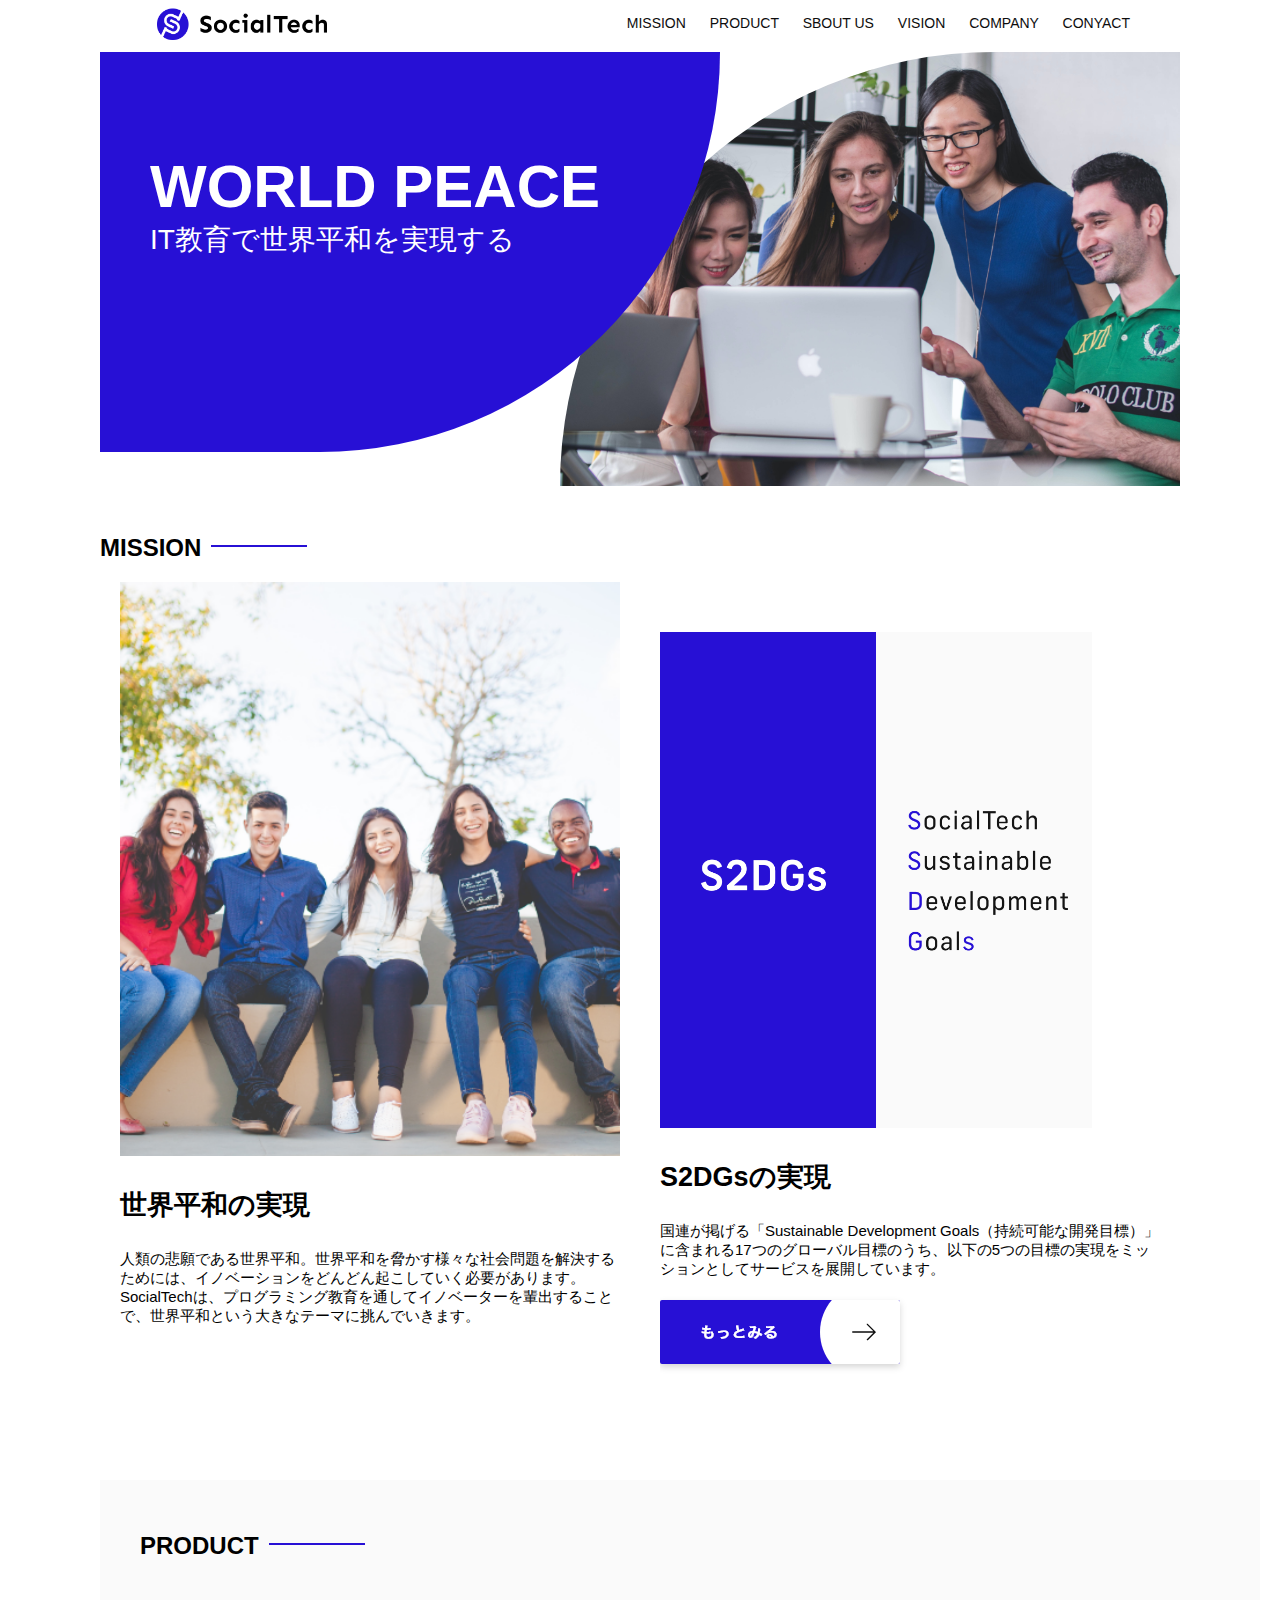
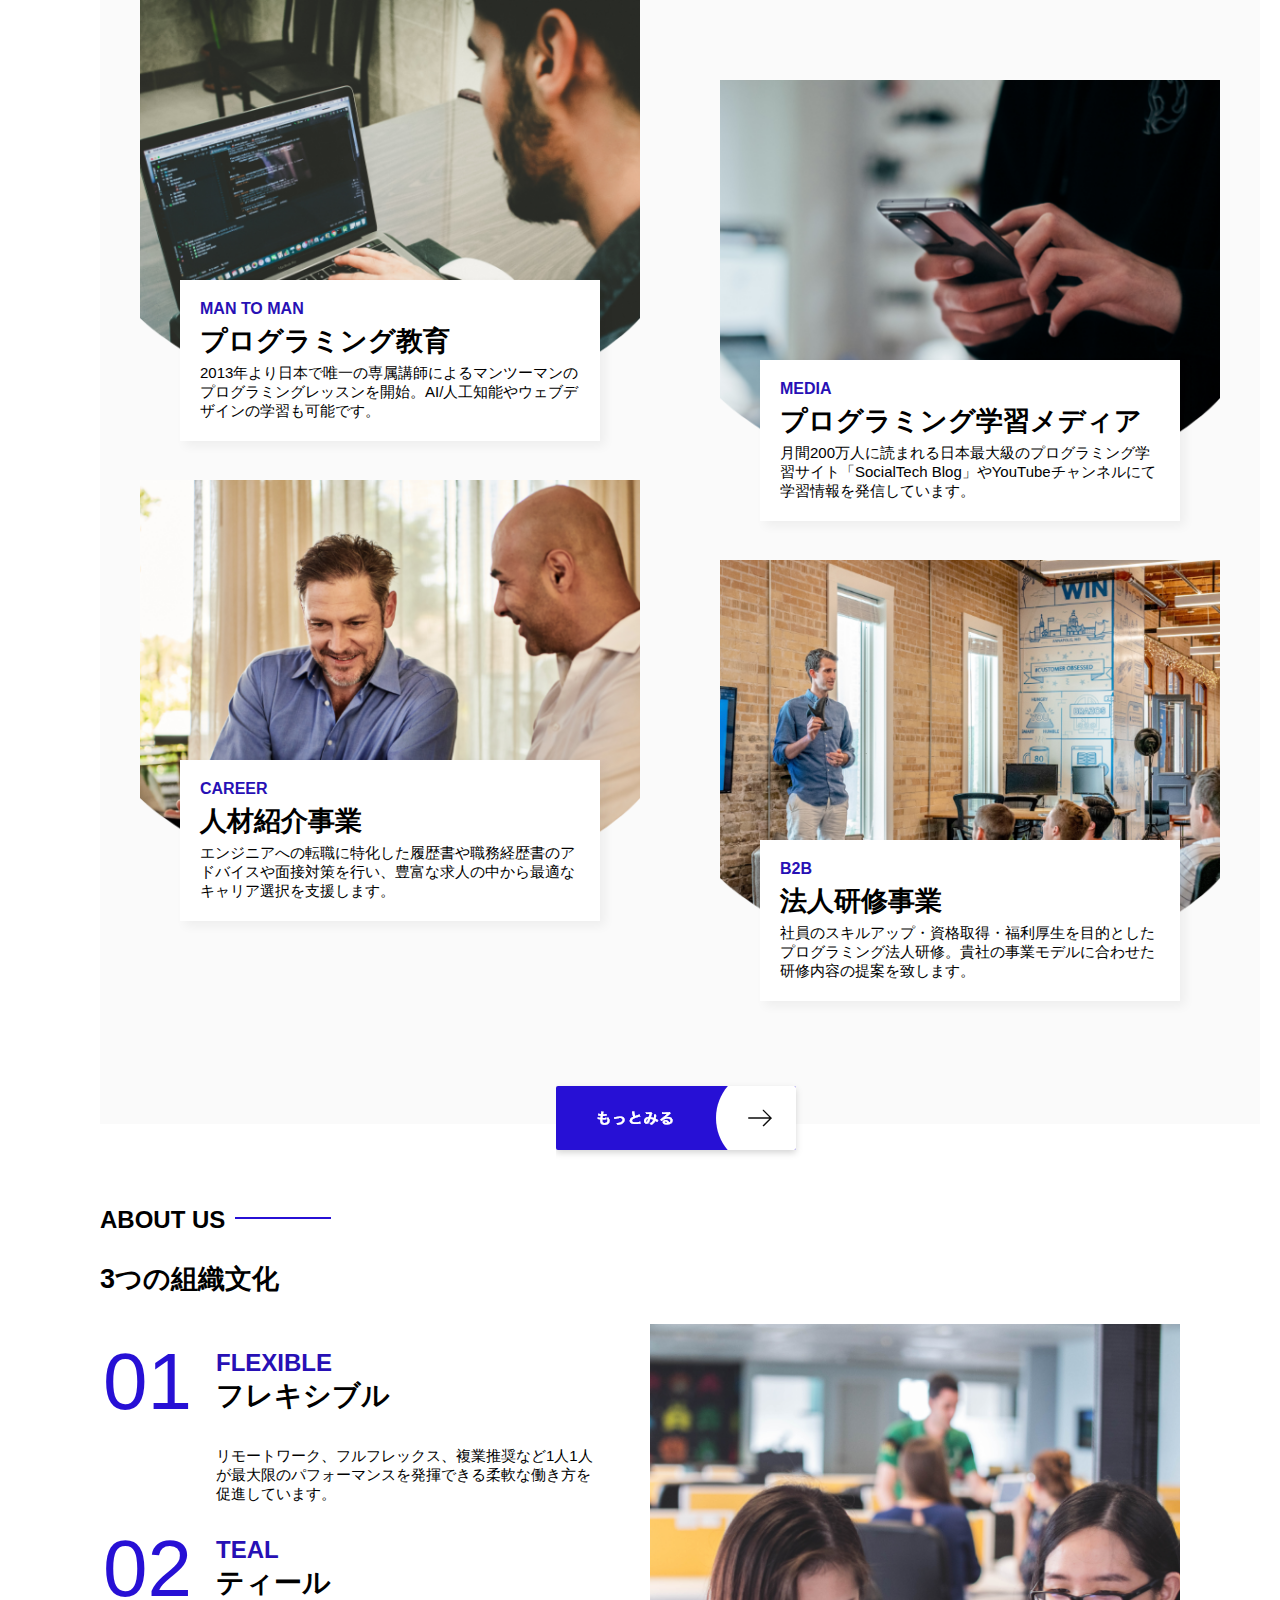
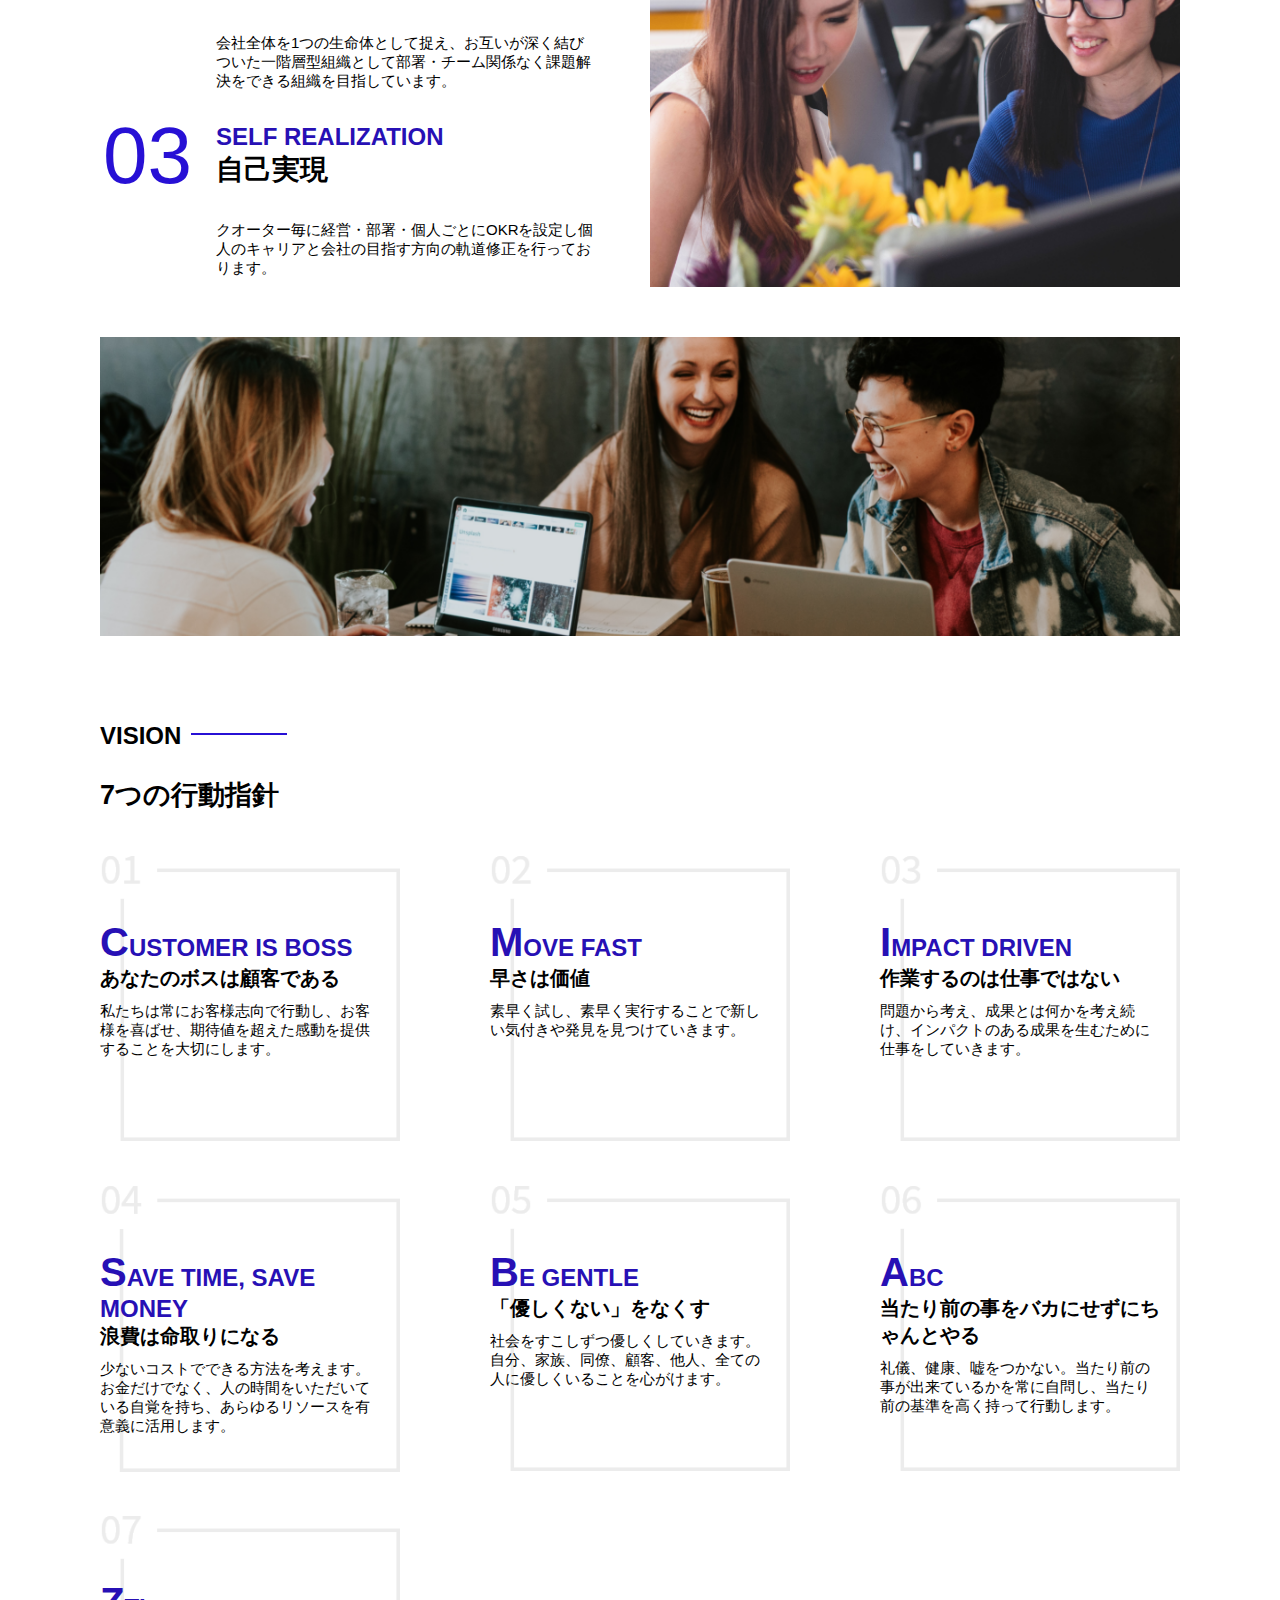
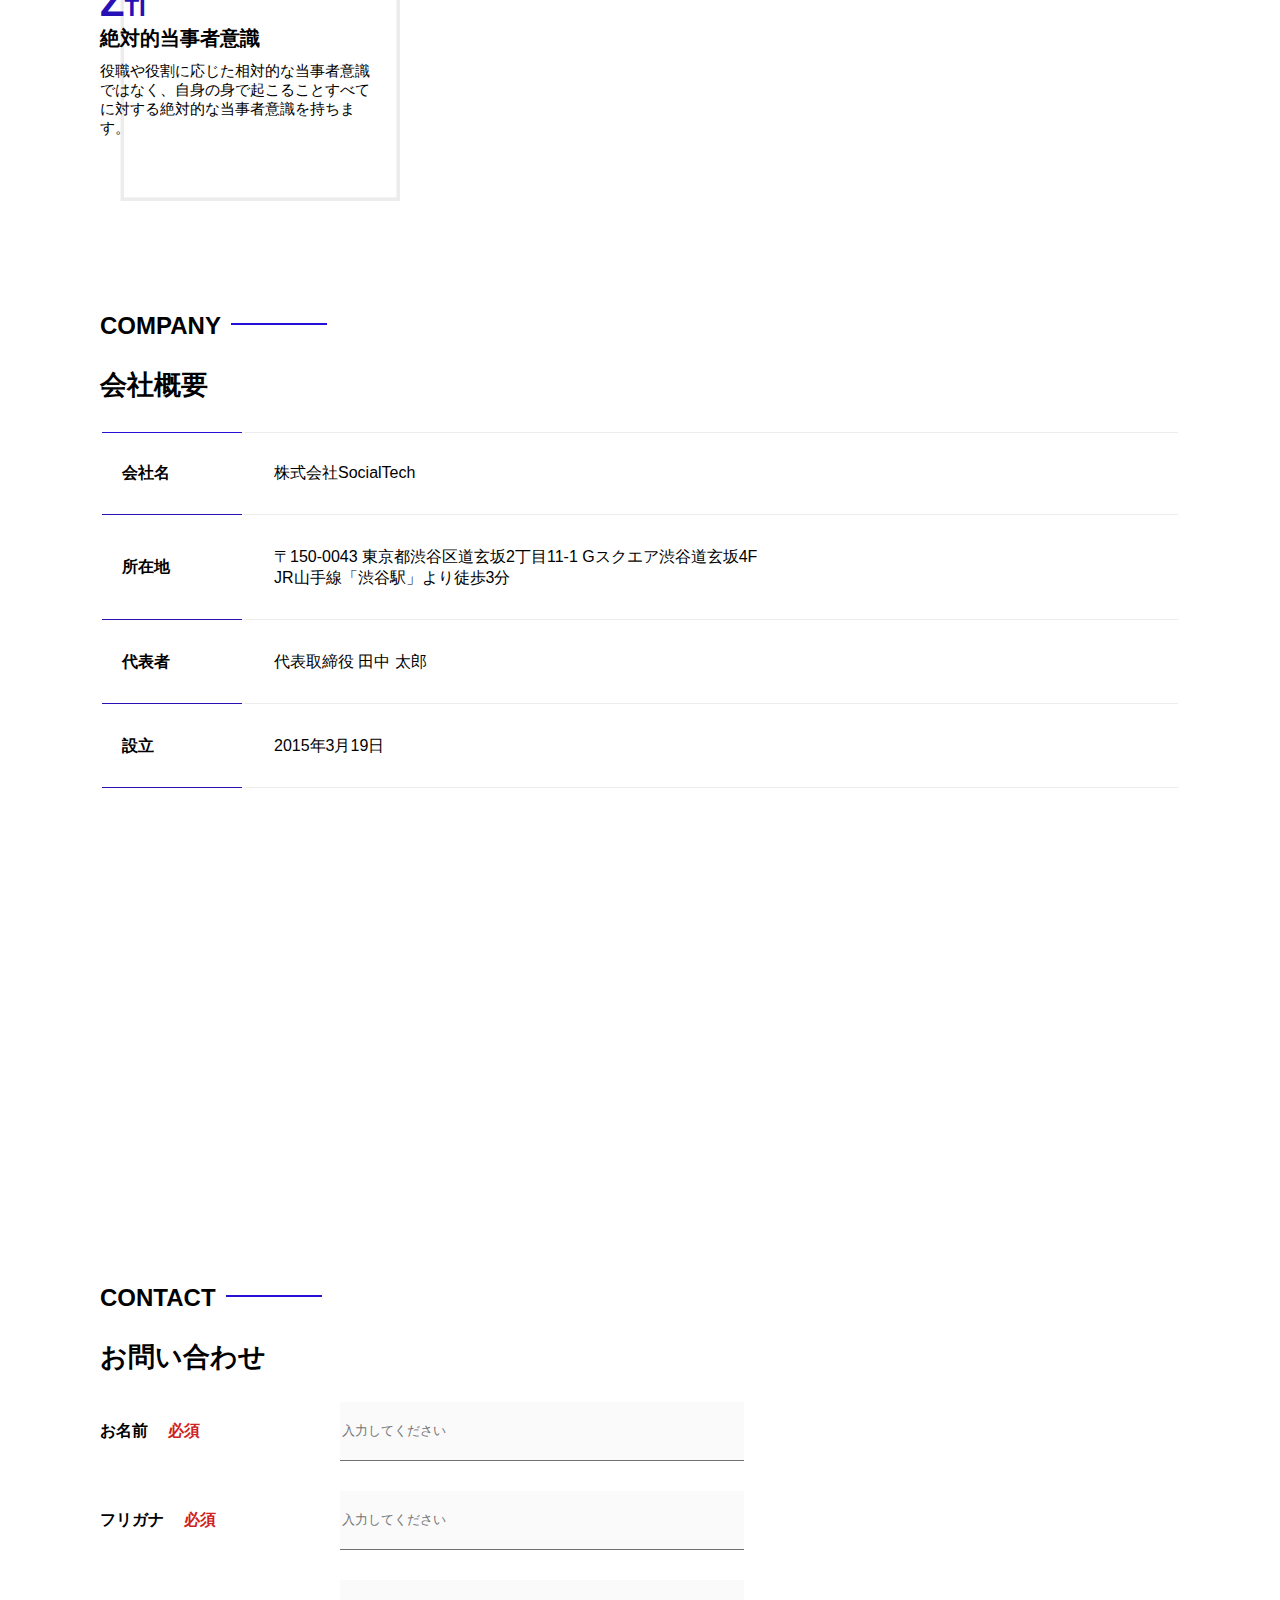
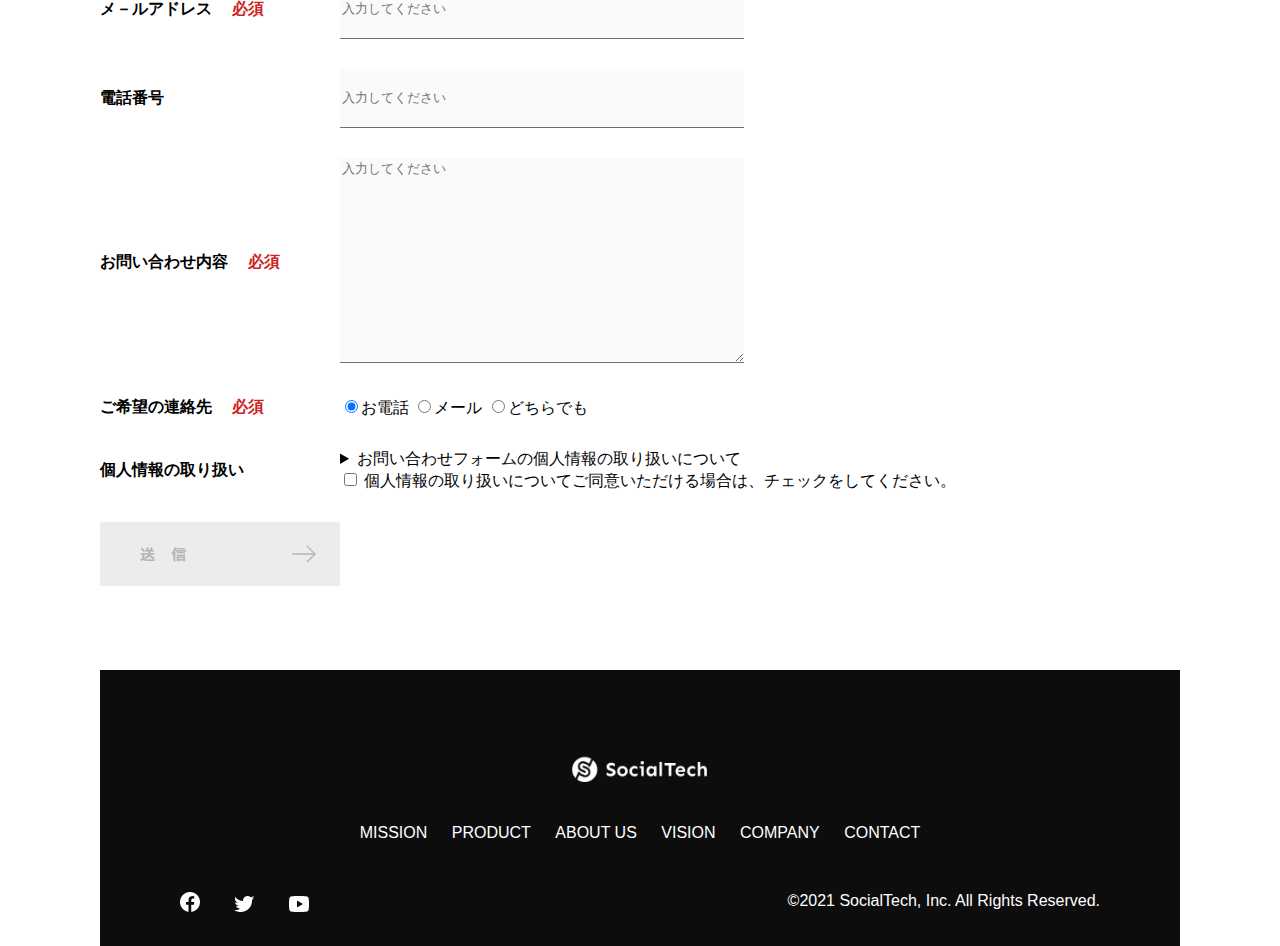
<file: index.html>
<!DOCTYPE html>
<html>
    <head>
        <title>SocialTech</title>
        <meta charset="utf-8">
        <meta description="SocialTechEdTech業界のリーディングカンパニーを目指します。">
        <meta name="viewport" content="width=device-width, initial-scale=1.0">
        <link rel="stylesheet" href="style.css">
    </head>
    <body>
        <header>
            <a href="index.html" id="logo">
                <img src="images/logo.png" alt="トップページに戻る">
            </a>
            <!-- PC用ナビゲーション -->
            <nav id="nav-pc">
                <a href="mission.html">MISSION</a>
                <a href="product.html">PRODUCT</a>
                <a href="index.html#aboutus">SBOUT US</a>
                <a href="index.html#vision">VISION</a>
                <a href="index.html#company">COMPANY</a>
                <a href="index.html#contact">CONYACT</a>
            </nav>
            <!-- スマホ用メニューボタン -->
            <img id="menu-sp" src="images/button-menu.png" alt="ナビゲーションを開く" onclick="document.getElementById('nav-sp').style.display = 'block'">
            <!-- スマホ用ナビゲーション -->
            <nav id="nav-sp">
                <img id="close" src="images/button-close.png" alt="ナビゲーションを閉じる" onclick="document.getElementById('nav-sp').style.display = 'none'">
                <a id="logo-sp" href="index.html" onclick="document.getElementById('nav-sp').style.display = 'none'"><img
                    src="images/logo-sp.png" alt="トップページに戻る"></a>
                <a class="menu" href="mission.html" onclick="document.getElementById('nav-sp').style.display = 'none'">MISSION</a>
                <a class="menu" href="product.html" onclick="document.getElementById('nav-sp').style.display = 'none'">PRODUCT</a>
                <a class="menu" href="index.html#aboutus" onclick="document.getElementById('nav-sp').style.display = 'none'">ABOUT
                  US</a>
                <a class="menu" href="index.html#vision"
                  onclick="document.getElementById('nav-sp').style.display = 'none'">VISION</a>
                <a class="menu" href="index.html#company"
                  onclick="document.getElementById('nav-sp').style.display = 'none'">COMPANY</a>
                <a class="menu" href="index.html#contact"
                  onclick="document.getElementById('nav-sp').style.display = 'none'">CONTACT</a>
                <div id="sns">
                  <a href="https://www.facebook.com/sejuku2013"><img src="images/button-facebook.png" alt="Facebookのリンク"></a>
                  <a href="https://twitter.com/samuraijuku"><img src="images/button-twitter.png" alt="Twitterのリンク"></a>
                  <a href="https://www.youtube.com/channel/UCCFOQO5aDK0xXam4cUQXT8g"><img src="images/button-youtube.png" alt="YouTubeのリンク"></a>
                </div>
            </nav>
        </header>
        <main>
            <article>
                <!-- メインビジュアル -->
                <section id="main-visual">
                    <div id="main-message">
                        <h1>WORLD PEACE</h1>
                        <p>IT教育で世界平和を実現する</p>
                    </div>
                    <img src="images/index/index-main.png" alt="PCの周りに集まる多国籍の仲間たち">
                </section>
                <!-- ミッション -->
                <section id="mission">
                    <h2>MISSION</h2>
                    <div id="mission-flex">
                        <div>
                            <img id="mission-photo" src="images/index/index-mission.png" alt="屋外のベンチで写真を撮影する多国籍の仲間たち">
                            <h3>世界平和の実現</h3>
                            <p>人類の悲願である世界平和。世界平和を脅かす様々な社会問題を解決するためには、イノベーションをどんどん起こしていく必要があります。SocialTechは、プログラミング教育を通してイノベーターを輩出することで、世界平和という大きなテーマに挑んでいきます。</p>
                        </div>
                        <div>
                            <img id="s2dgs" src="images/index/s2dgs.png" alt="S2DGs">
                            <h3>S2DGsの実現</h3>
                            <p>国連が掲げる「Sustainable Development Goals（持続可能な開発目標）」に含まれる17つのグローバル目標のうち、以下の5つの目標の実現をミッションとしてサービスを展開しています。</p>
                            <a href="mission.html">
                                <img src="images/button-more.png" alt="もっとみる">
                            </a>
                        </div>
                    </div>
                </section>
                <!-- プロダクト -->
                <section id="product">
                    <h2 class="index-h2">PRODUCT</h2>
                    <div>
                        <div id="product-left">
                            <div>
                                <img class="product-photo" src="images/index/index-mantoman.png" alt="PCでコードを書く男性">
                                <div class="product-explain">
                                    <span>MAN TO MAN</span>
                                    <h3>プログラミング教育</h3>
                                    <p>2013年より日本で唯一の専属講師によるマンツーマンのプログラミングレッスンを開始。AI/人工知能やウェブデザインの学習も可能です。</p>
                                </div>
                            </div>
                            <div>
                                <img class="product-photo" src="images/index/index-career.png" alt="笑顔で話し合う2人の男性">
                                <div class="product-explain">
                                    <span>CAREER</span>
                                    <h3>人材紹介事業</h3>
                                    <p>エンジニアへの転職に特化した履歴書や職務経歴書のアドバイスや面接対策を行い、豊富な求人の中から最適なキャリア選択を支援します。</p>
                                </div>
                            </div>
                        </div>
                        <div id="product-right">
                            <div>
                                <img class="product-photo" src="images/index/index-media.png" alt="スマートフォンを操作する人">
                                <div class="product-explain">
                                    <span>MEDIA</span>
                                    <h3>プログラミング学習メディア</h3>
                                    <p>月間200万人に読まれる日本最大級のプログラミング学習サイト「SocialTech Blog」やYouTubeチャンネルにて学習情報を発信しています。</p>
                                </div>
                            </div>
                            <div>
                                <img class="product-photo" src="images/index/index-b2b.png" alt="講演中の男性とそれを聴く人々">
                                <div class="product-explain">
                                    <span>B2B</span>
                                    <h3>法人研修事業</h3>
                                    <p>社員のスキルアップ・資格取得・福利厚生を目的としたプログラミング法人研修。貴社の事業モデルに合わせた研修内容の提案を致します。</p>
                                </div>
                            </div>
                        </div>
                    </div>
                    <div>
                        <a id="product-more" href="product.html">
                            <img src="images/button-more.png" alt="もっとみる">
                        </a>
                    </div>
                </section>
                <!-- ABOUT US -->
                <section id="aboutus">
                    <h2 class="index-h2">ABOUT US</h2>
                    <h3>3つの組織文化</h3>
                    <div>
                        <table class="culture-table">
                            <tr>
                                <td>
                                    <span class="culture-num">01</span>
                                </td>
                                <td>
                                    <span class="culture-en">FLEXIBLE</span>
                                    <span class="culture-jp">フレキシブル</span>
                                </td>
                            </tr>
                            <tr>
                                <td>
                                    <!-- 空のセル -->
                                </td>
                                <td>
                                    <p class="culture-description">リモートワーク、フルフレックス、複業推奨など1人1人が最大限のパフォーマンスを発揮できる柔軟な働き方を促進しています。</p>
                                </td>
                            </tr>
                            <tr>
                                <td>
                                    <span class="culture-num">02</span>
                                </td>
                                <td>
                                    <span class="culture-en">TEAL</span>
                                    <span class="culture-jp">ティール</span>
                                </td>
                            </tr>
                            <tr>
                                <td>
                                    <!-- 空のセル -->
                                </td>
                                <td>
                                    <p class="culture-description">会社全体を1つの生命体として捉え、お互いが深く結びついた一階層型組織として部署・チーム関係なく課題解決をできる組織を目指しています。
                                      </td></p>
                                </td>
                            </tr>
                            <tr>
                                <td>
                                    <span class="culture-num">03</span>
                                </td>
                                <td>
                                    <span class="culture-en">SELF REALIZATION</span>
                                    <span class="culture-jp">自己実現</span>
                                </td>
                            </tr>
                            <tr>
                                <td>
                                    <!-- 空のセル -->
                                </td>
                                <td>
                                    <p class="culture-description">クオーター毎に経営・部署・個人ごとにOKRを設定し個人のキャリアと会社の目指す方向の軌道修正を行っております。</p>
                                </td>
                            </tr>
                        </table>
                        <img class="culture-img" src="images/index/index-aboutus1.png" alt="笑顔で話し合う2人の女性">
                    </div>
                    <img class="culture-img2" src="images/index/index-aboutus2.png" alt="">
                </section>
                <!-- VISION -->
                <section id="vision">
                    <h2 class="index-h2">VISION</h2>
                    <h3>7つの行動指針</h3>
                    <div>
                        <div class="vision-box">
                            <img src="images/index/vision-01.png" alt="01">
                            <span>
                                <h4>CUSTOMER IS BOSS</h4>
                                <h5>あなたのボスは顧客である</h5>
                                <p>私たちは常にお客様志向で行動し、お客様を喜ばせ、期待値を超えた感動を提供することを大切にします。</p>
                            </span>
                        </div>
                        <div class="vision-box">
                            <img src="images/index/vision-02.png" alt="02">
                            <span>
                                <h4>MOVE FAST</h4>
                                <h5>早さは価値</h5>
                                <p>素早く試し、素早く実行することで新しい気付きや発見を見つけていきます。</p>
                            </span>
                        </div>
                        <div class="vision-box">
                            <img src="images/index/vision-03.png" alt="03">
                            <span>
                                <h4>IMPACT DRIVEN</h4>
                                <h5>作業するのは仕事ではない</h5>
                                <p>問題から考え、成果とは何かを考え続け、インパクトのある成果を生むために仕事をしていきます。</p>
                            </span>
                        </div>
                        <div class="vision-box">
                            <img src="images/index/vision-04.png" alt="04">
                            <span>
                                <h4>SAVE TIME, SAVE MONEY</h4>
                                <h5>浪費は命取りになる</h5>
                                <p>少ないコストでできる方法を考えます。お金だけでなく、人の時間をいただいている自覚を持ち、あらゆるリソースを有意義に活用します。</p>
                            </span>
                        </div>
                        <div class="vision-box">
                            <img src="images/index/vision-05.png" alt="05">
                            <span>
                                <h4>BE GENTLE</h4>
                                <h5>「優しくない」をなくす</h5>
                                <p>社会をすこしずつ優しくしていきます。自分、家族、同僚、顧客、他人、全ての人に優しくいることを心がけます。</p>
                            </span>
                        </div>
                        <div class="vision-box">
                            <img src="images/index/vision-06.png" alt="06">
                            <span>
                                <h4>ABC</h4>
                                <h5>当たり前の事をバカにせずにちゃんとやる</h5>
                                <p>礼儀、健康、嘘をつかない。当たり前の事が出来ているかを常に自問し、当たり前の基準を高く持って行動します。</p>
                            </span>
                        </div>
                        <div class="vision-box">
                            <img src="images/index/vision-07.png" alt="07">
                            <span>
                                <h4>ZTI</h4>
                                <h5>絶対的当事者意識</h5>
                                <p>役職や役割に応じた相対的な当事者意識ではなく、自身の身で起こることすべてに対する絶対的な当事者意識を持ちます。</p>
                            </span>
                        </div>
                    </div>
                </section>
                <!-- COMPANY -->
                <section id="company">
                    <h2 class="index-h2">COMPANY</h2>
                    <h3>会社概要</h3>
                    <table id="company-table">
                        <tr>
                            <th class="tableheader-first">会社名</th>
                            <td class="cell-first">株式会社SocialTech</td>
                        </tr>
                        <tr>
                            <th class="tableheader">所在地</th>
                            <td class="cell">〒150-0043 東京都渋谷区道玄坂2丁目11-1 Gスクエア渋谷道玄坂4F<br>JR山手線「渋谷駅」より徒歩3分</td>
                        </tr>
                        <tr>
                            <th class="tableheader">代表者</th>
                            <td class="cell">代表取締役 田中 太郎</td>
                        </tr>
                        <tr>
                            <th class="tableheader">設立</th>
                            <td class="cell">2015年3月19日</td>
                        </tr>
                    </table>
                    <iframe src="https://www.google.com/maps/embed?pb=!1m18!1m12!1m3!1d3241.7759544892483!2d139.69399665123464!3d35.65789123876098!2m3!1f0!2f0!3f0!3m2!1i1024!2i768!4f13.1!3m3!1m2!1s0x60188caa0042e8d1%3A0xba130bea826a7aa2!2z44CSMTUwLTAwNDMg5p2x5Lqs6YO95riL6LC35Yy66YGT546E5Z2C77yS5LiB55uu77yR77yR4oiS77yR!5e0!3m2!1sja!2sjp!4v1636872991912!5m2!1sja!2sjp" style="border: 0;" allowfullscreen="" loading="lazy" ></iframe>
                </section>
                <!-- お問い合わせフォーム -->
                <section id="contact">
                    <h2 class="index-h2">CONTACT</h2>
                    <h3>お問い合わせ</h3>
                    <!-- <form action=""> -->
                    <form action="https://api.staticforms.xyz/submit" method="post">
                            <input type="text" name="honeypot" style="display:none">
                            <input type="hidden" name="accessKey" value="bbf6b1f2-7fb1-4411-b994-7f58839f6e81">
                            <input type="hidden" name="subject" value="Webサイトからお問い合わせがありました" />
                            <input type="hidden" name="replyTo" value="tipputoderu3413@gmail.com">
                            <input type="hidden" name="redirectTo" value="https://example.com/contact/success">
                        <!-- </form> -->
                        <div>
                            <div class="contact-heading">
                                <label class="contact-label">お名前<span class="contact-span">必須</span></label>
                            </div>
                            <div class="contact-form">
                                <input type="text" name="name" placeholder="入力してください" class="contact-textbox">
                            </div>
                        </div>
                        <div>
                            <div class="contact-heading">
                                <label class="contact-label">フリガナ<span class="contact-span">必須</span></label>
                            </div>
                            <div class="contact-form">
                                <input type="text" name="hurigana" placeholder="入力してください" class="contact-textbox">
                            </div>
                        </div>
                        <div>
                            <div class="contact-heading">
                                <label class="contact-label">メ－ルアドレス<span class="contact-span">必須</span></label>
                            </div>
                            <div class="contact-form">
                                <input type="text" name="email" placeholder="入力してください" class="contact-textbox">
                            </div>
                        </div>
                        <div>
                            <div class="contact-heading">
                                <label class="contact-label">電話番号</label>
                            </div>
                            <div class="contact-form">
                                <input type="text" name="tel" placeholder="入力してください" class="contact-textbox">
                            </div>
                        </div>
                        <div>
                            <div class="contact-heading">
                                <label class="contact-label">お問い合わせ内容<span class="contact-span">必須</span></label>
                            </div>
                            <div class="contact-form">
                                <textarea class="contact-textarea" placeholder="入力してください" name="message"></textarea>
                            </div>
                        </div>
                        <div>
                            <div class="contact-heading">
                                <label class="contact-label">ご希望の連絡先<span class="contact-span">必須</span></label>
                            </div>
                            <div class="contact-form">
                                <input class="radiobutton" type="radio" value="tel" name="contact" checked><label>お電話</label>
                                <input class="radiobutton" type="radio" value="mail" name="contact"><label>メール</label>
                                <input class="radiobutton" type="radio" value="both" name="contact"><label>どちらでも</label>
                            </div>
                        </div>
                        <div>
                            <div class="contact-heading">
                              <label class="contact-label">個人情報の取り扱い</label>
                            </div>
                            <div>
                              <details>
                                <summary>お問い合わせフォームの個人情報の取り扱いについて</summary>
                                <div>
                                  <span>１．組織の名称又は氏名</span><br>
                                  株式会社SocialTech<br><br>
                                  <span>２．個人情報保護管理者（若しくはその代理人）の氏名又は職名、所属及び連絡先
                                    鈴木 一郎 コーポレート部</span><br>
                                  メールアドレス：support@socialtech.net<br>
                                  TEL：03-xxxx-xxxx<br>
                                  <span>３．個人情報の利用目的</span><br>
                                  ・本サービス及び本サービスに関連する情報の提供又はそれらに関する連絡のため<br>
                                  ・ユーザーの本人確認のため<br>
                                  ・当社サービスのご案内のため<br>
                                  ・当社の商品等の広告または宣伝（電子メールによるものを含むものとします。）<br><br>
                                  <span>４．個人情報の取り扱い業務の委託</span><br>
                                  個人情報の取扱業務の全部または一部を外部に業務委託する場合があります。<br>
                                  その際、弊社は、個人情報を適切に保護できる管理体制を敷き実行していることを条件として<br>
                                  委託先を厳選したうえで、機密保持契約を委託先と締結し、お客様の個人情報を厳密に管理させます。<br><br>
                                  <span>５．個人情報の開示等の請求</span><br>
                                  お客様は、弊社に対してご自身の個人情報の開示等（利用目的の通知、開示、内容の訂正・追加・削除、利用の停止または消去、第三者への提供の停止）に関して、当社問合わせ窓口に申し出ることができます。<br>
                                  その際、弊社はお客様ご本人を確認させていただいたうえで、合理的な期間内に対応いたします。<br><br>
                                  なお、個人情報に関する弊社問合わせ先は、次の通りです。<br><br>
                                  株式会社SocialTech　個人情報問合せ窓口<br>
                                  〒150-0043　東京都渋谷区道玄坂2丁目11-1 Ｇスクエア渋谷道玄坂 4F<br>
                                  メールアドレス：support@socialtech.net　TEL：03-xxxx-xxxx<br><br>
                                  <span>６．個人情報を提供されることの任意性について</span><br><br>
                                  お客様がご自身の個人情報を弊社に提供されるか否かは、お客様のご判断によりますが、もしご提供されない場合には、適切なサービスが提供できない場合がありますので予めご了承ください。
                                </div>
                              </details>
                              <input type="checkbox" name="agree">
                              <span>個人情報の取り扱いについてご同意いただける場合は、チェックをしてください。</span>
                            </div>
                          </div>
                          <input type="image" value="Submit" src="images/button-submit.png" alt="送信する">
                    </form>
                </section>
            </article>
            <!-- フッター -->
            <footer>
                <div id="footer-logo">
                    <img src="images/logo-sp.png" alt="SocialTech">
                </div>
                <div id="footer-link">
                    <a href="mission.html">MISSION</a>
                    <a href="product.html">PRODUCT</a>
                    <a href="index.html#aboutus">ABOUT US</a>
                    <a href="index.html#vision">VISION</a>
                    <a href="index.html#company">COMPANY</a>
                    <a href="index.html#contact">CONTACT</a>
                </div>
                <div id="sns-footer">
                    <a href="https://www.facebook.com/sejuku2013"><img src="images/button-facebook.png" alt="Facebookのリンク"></a>
                    <a href="https://twitter.com/samuraijuku"><img src="images/button-twitter.png" alt="Twitterのリンク"></a>
                    <a href="https://www.youtube.com/channel/UCCFOQO5aDK0xXam4cUQXT8g"><img src="images/button-youtube.png" alt="YouTubeのリンク"></a>
                    <span id="copyright">&copy;2021 SocialTech, Inc. All Rights Reserved.</span>
                  </div>
            </footer>
        </main>
    </body>
</html>
</file>
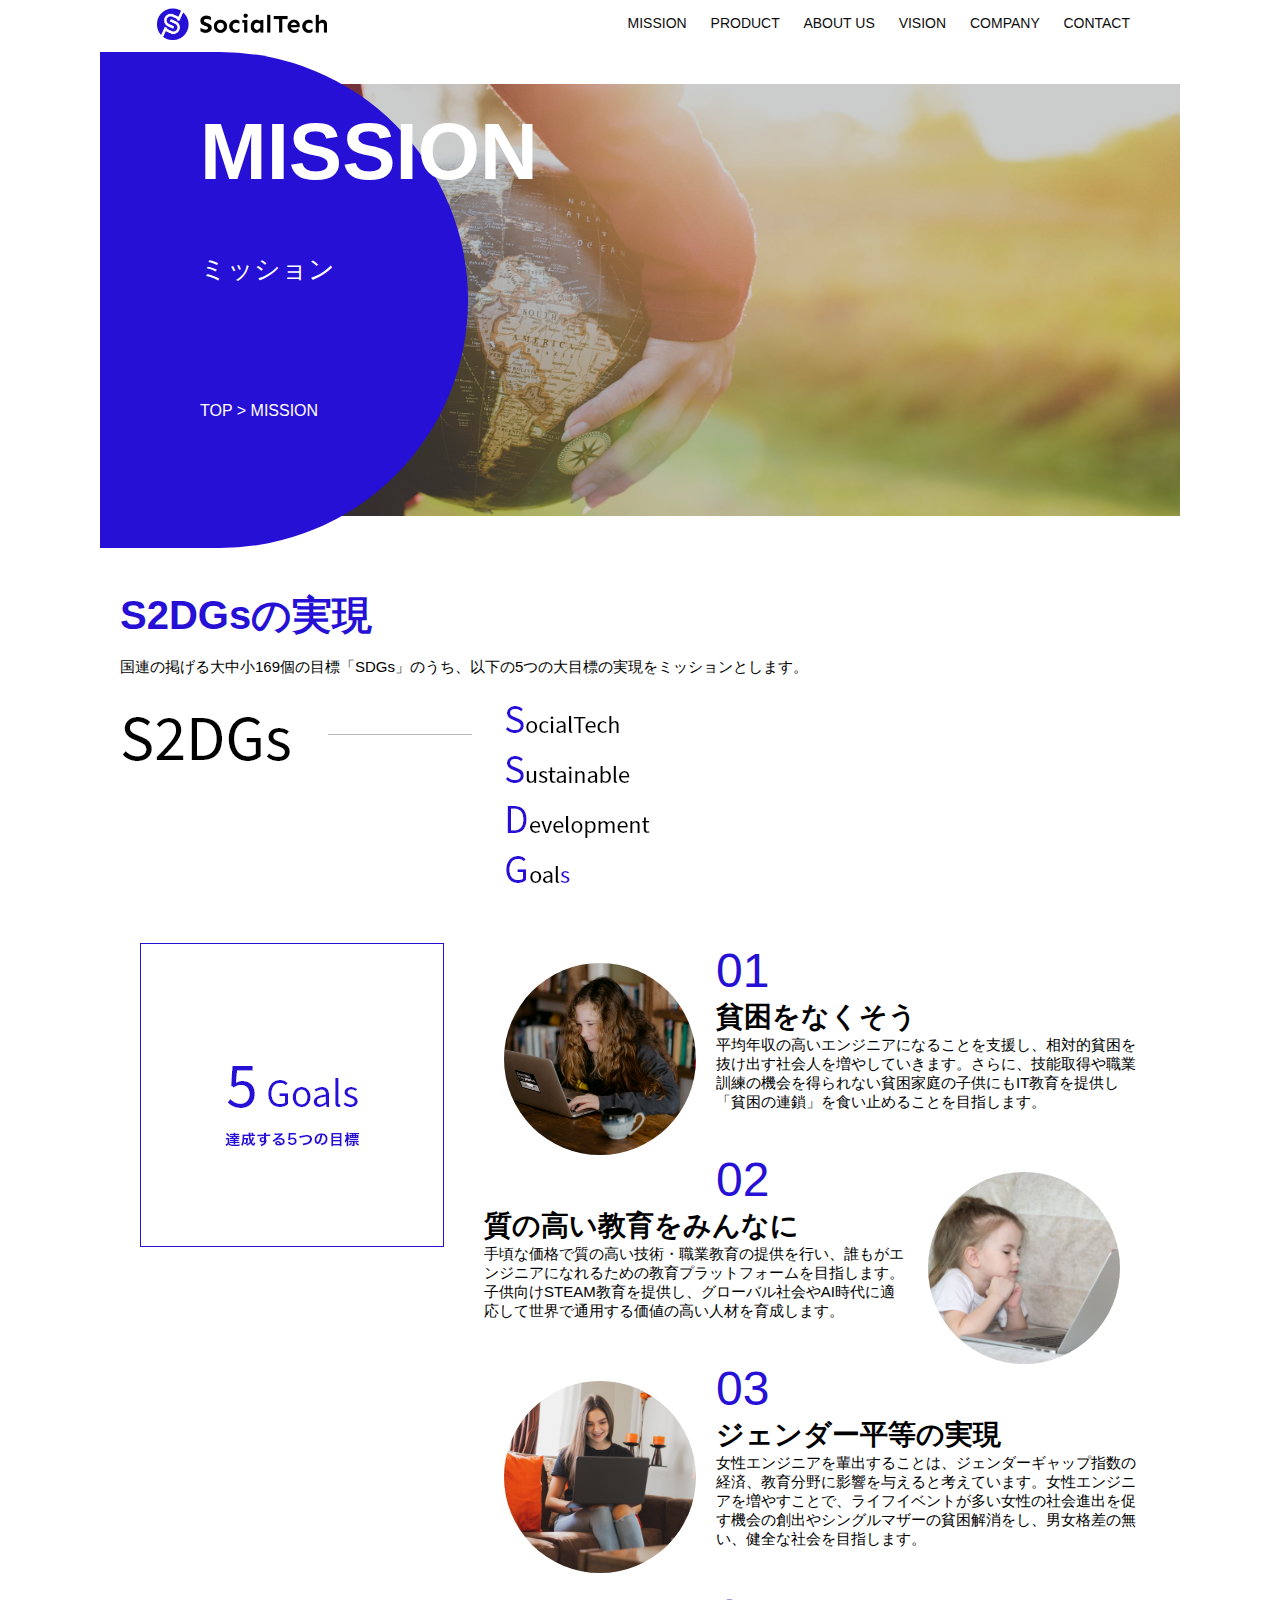
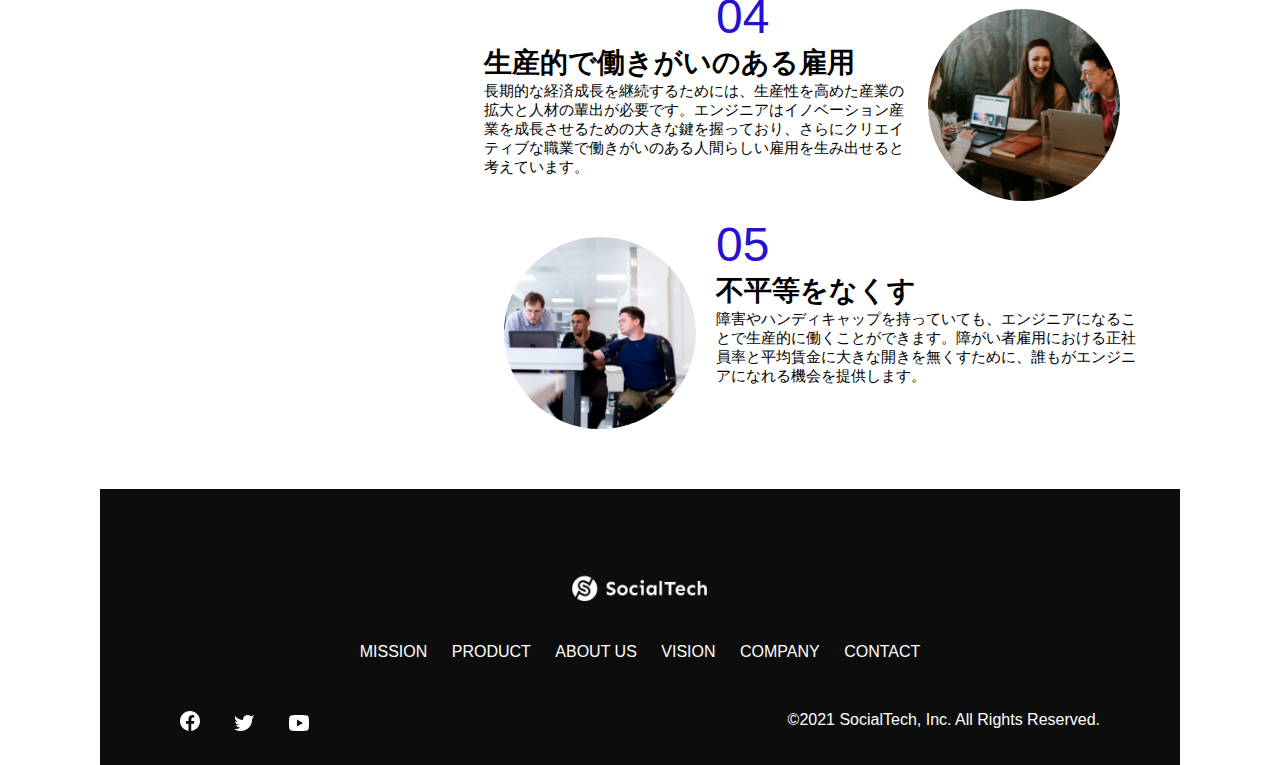
<file: mission.html>
<!DOCTYPE html>
<html>
<head>
  <title>SocialTech - MISSION ミッション -</title>
  <meta charset="utf-8">
  <meta description="SocialTechが目指す5つの目標（S2DGs）を紹介します">
  <meta name="viewport" content="width=device-width, initial-scale=1.0">
  <link rel="stylesheet" href="style.css">
</head>
<body>
  <!-- ヘッダー -->
  <header>
    <!-- ロゴ -->
    <a href="index.html" id="logo"><img src="images/logo.png" alt="トップページに戻る"></a>
    <!-- PC用ナビゲーション -->
    <nav id="nav-pc">
      <a href="mission.html">MISSION</a>
      <a href="product.html">PRODUCT</a>
      <a href="index.html#aboutus">ABOUT US</a>
      <a href="index.html#vision">VISION</a>
      <a href="index.html#company">COMPANY</a>
      <a href="index.html#contact">CONTACT</a>
    </nav>
    <!-- スマホ用メニューボタン -->
    <img id="menu-sp" src="images/button-menu.png" alt="ナビゲーションを開く" onclick="document.getElementById('nav-sp').style.display = 'block'">
    <!-- スマホ用ナビゲーション -->
    <nav id="nav-sp">
      <img id="close" src="images/button-close.png" alt="ナビゲーションを閉じる" onclick="document.getElementById('nav-sp').style.display = 'none'">
      <a id="logo-sp" href="index.html" onclick="document.getElementById('nav-sp').style.display = 'none'"><img
          src="images/logo-sp.png" alt="トップページに戻る"></a>
      <a class="menu" href="mission.html" onclick="document.getElementById('nav-sp').style.display = 'none'">MISSION</a>
      <a class="menu" href="product.html" onclick="document.getElementById('nav-sp').style.display = 'none'">PRODUCT</a>
      <a class="menu" href="index.html#aboutus" onclick="document.getElementById('nav-sp').style.display = 'none'">ABOUT
        US</a>
      <a class="menu" href="index.html#vision"
        onclick="document.getElementById('nav-sp').style.display = 'none'">VISION</a>
      <a class="menu" href="index.html#company"
        onclick="document.getElementById('nav-sp').style.display = 'none'">COMPANY</a>
      <a class="menu" href="index.html#contact"
        onclick="document.getElementById('nav-sp').style.display = 'none'">CONTACT</a>
      <div id="sns">
        <a href="https://www.facebook.com/sejuku2013"><img src="images/button-facebook.png" alt="Facebookのリンク"></a>
        <a href="https://twitter.com/samuraijuku"><img src="images/button-twitter.png" alt="Twitterのリンク"></a>
        <a href="https://www.youtube.com/channel/UCCFOQO5aDK0xXam4cUQXT8g"><img src="images/button-youtube.png" alt="YouTubeのリンク"></a>
      </div>
    </nav>
  </header>
  <main>
    <article>
      <!-- メインビジュアル -->
      <section id="mission-main">
        <div id="mission-title">
          <h1>MISSION</h1>
          <span>ミッション</span>
          <div>TOP > MISSION</div>
        </div>
      </section>
      <!-- S2DGｓ -->
      <section id="mission-s2dgs">
        <h2 class="mission-h2">S2DGsの実現</h2>
        <p>国連の掲げる大中小169個の目標「SDGs」のうち、以下の5つの大目標の実現をミッションとします。</p>
        <img src="images/mission/mission-s2dgs.png" alt="S2DGs">
      </section>
      <!-- 5Goals -->
      <section id="mission-5goals">
        <div>
          <img id="s2dgs-image" src="images/mission/mission-5goals.png" alt="5Goals">
        </div>
        <div>
          <div>
            <img class="fivegoals-image-left" src="images/mission/mission-5goals01.png" alt="PCを操作する女の子">
            <span class="fivegoals-number">01</span>
            <h3 class="fivegoals-h3">貧困をなくそう</h3>
            <p class="fivegoals-p">
              平均年収の高いエンジニアになることを支援し、相対的貧困を抜け出す社会人を増やしていきます。さらに、技能取得や職業訓練の機会を得られない貧困家庭の子供にもIT教育を提供し「貧困の連鎖」を食い止めることを目指します。
            </p>
          </div>
          <div>
            <img class="fivegoals-image-right" src="images/mission/mission-5goals02.png" alt="PCを見つめる小さい女の子">
            <span class="fivegoals-number">02</span>
            <h3 class="fivegoals-h3">質の高い教育をみんなに</h3>
            <p class="fivegoals-p">
              手頃な価格で質の高い技術・職業教育の提供を行い、誰もがエンジニアになれるための教育プラットフォームを目指します。子供向けSTEAM教育を提供し、グローバル社会やAI時代に適応して世界で通用する価値の高い人材を育成します。
            </p>
          </div>
          <div>
            <img class="fivegoals-image-left" src="images/mission/mission-5goals03.png" alt="PCを操作する女性">
            <span class="fivegoals-number">03</span>
            <h3 class="fivegoals-h3">ジェンダー平等の実現</h3>
            <p class="fivegoals-p">
              女性エンジニアを輩出することは、ジェンダーギャップ指数の経済、教育分野に影響を与えると考えています。女性エンジニアを増やすことで、ライフイベントが多い女性の社会進出を促す機会の創出やシングルマザーの貧困解消をし、男女格差の無い、健全な社会を目指します。
            </p>
          </div>
          <div>
            <img class="fivegoals-image-right" src="images/mission/mission-5goals04.png" alt="笑顔で話し合う3人の男女">
            <span class="fivegoals-number">04</span>
            <h3 class="fivegoals-h3">生産的で働きがいのある雇用</h3>
            <p class="fivegoals-p">
              長期的な経済成長を継続するためには、生産性を高めた産業の拡大と人材の輩出が必要です。エンジニアはイノベーション産業を成長させるための大きな鍵を握っており、さらにクリエイティブな職業で働きがいのある人間らしい雇用を生み出せると考えています。
            </p>
          </div>
          <div>
            <img class="fivegoals-image-left" src="images/mission/mission-5goals05.png" alt="障害を持つ男性が生き生きと働く様子">
            <span class="fivegoals-number">05</span>
            <h3 class="fivegoals-h3">不平等をなくす</h3>
            <p class="fivegoals-p">
              障害やハンディキャップを持っていても、エンジニアになることで生産的に働くことができます。障がい者雇用における正社員率と平均賃金に大きな開きを無くすために、誰もがエンジニアになれる機会を提供します。
            </p>
          </div>
        </div>
      </section>
    </article>
    <footer>
      <div id="footer-logo">
        <img src="images/logo-sp.png" alt="SocialTech">
      </div>
      <div id="footer-link">
        <a href="mission.html">MISSION</a>
        <a href="product.html">PRODUCT</a>
        <a href="index.html#aboutus">ABOUT US</a>
        <a href="index.html#vision">VISION</a>
        <a href="index.html#company">COMPANY</a>
        <a href="index.html#contact">CONTACT</a>
      </div>
      <div id="sns-footer">
        <a href="https://www.facebook.com/sejuku2013"><img src="images/button-facebook.png" alt="Facebookのリンク"></a>
        <a href="https://twitter.com/samuraijuku"><img src="images/button-twitter.png" alt="Twitterのリンク"></a>
        <a href="https://www.youtube.com/channel/UCCFOQO5aDK0xXam4cUQXT8g"><img src="images/button-youtube.png" alt="YouTubeのリンク"></a>
        <span id="copyright">&copy;2021 SocialTech, Inc. All Rights Reserved. </span>
      </div>
    </footer>
  </main>
</body>
</html>
</file>
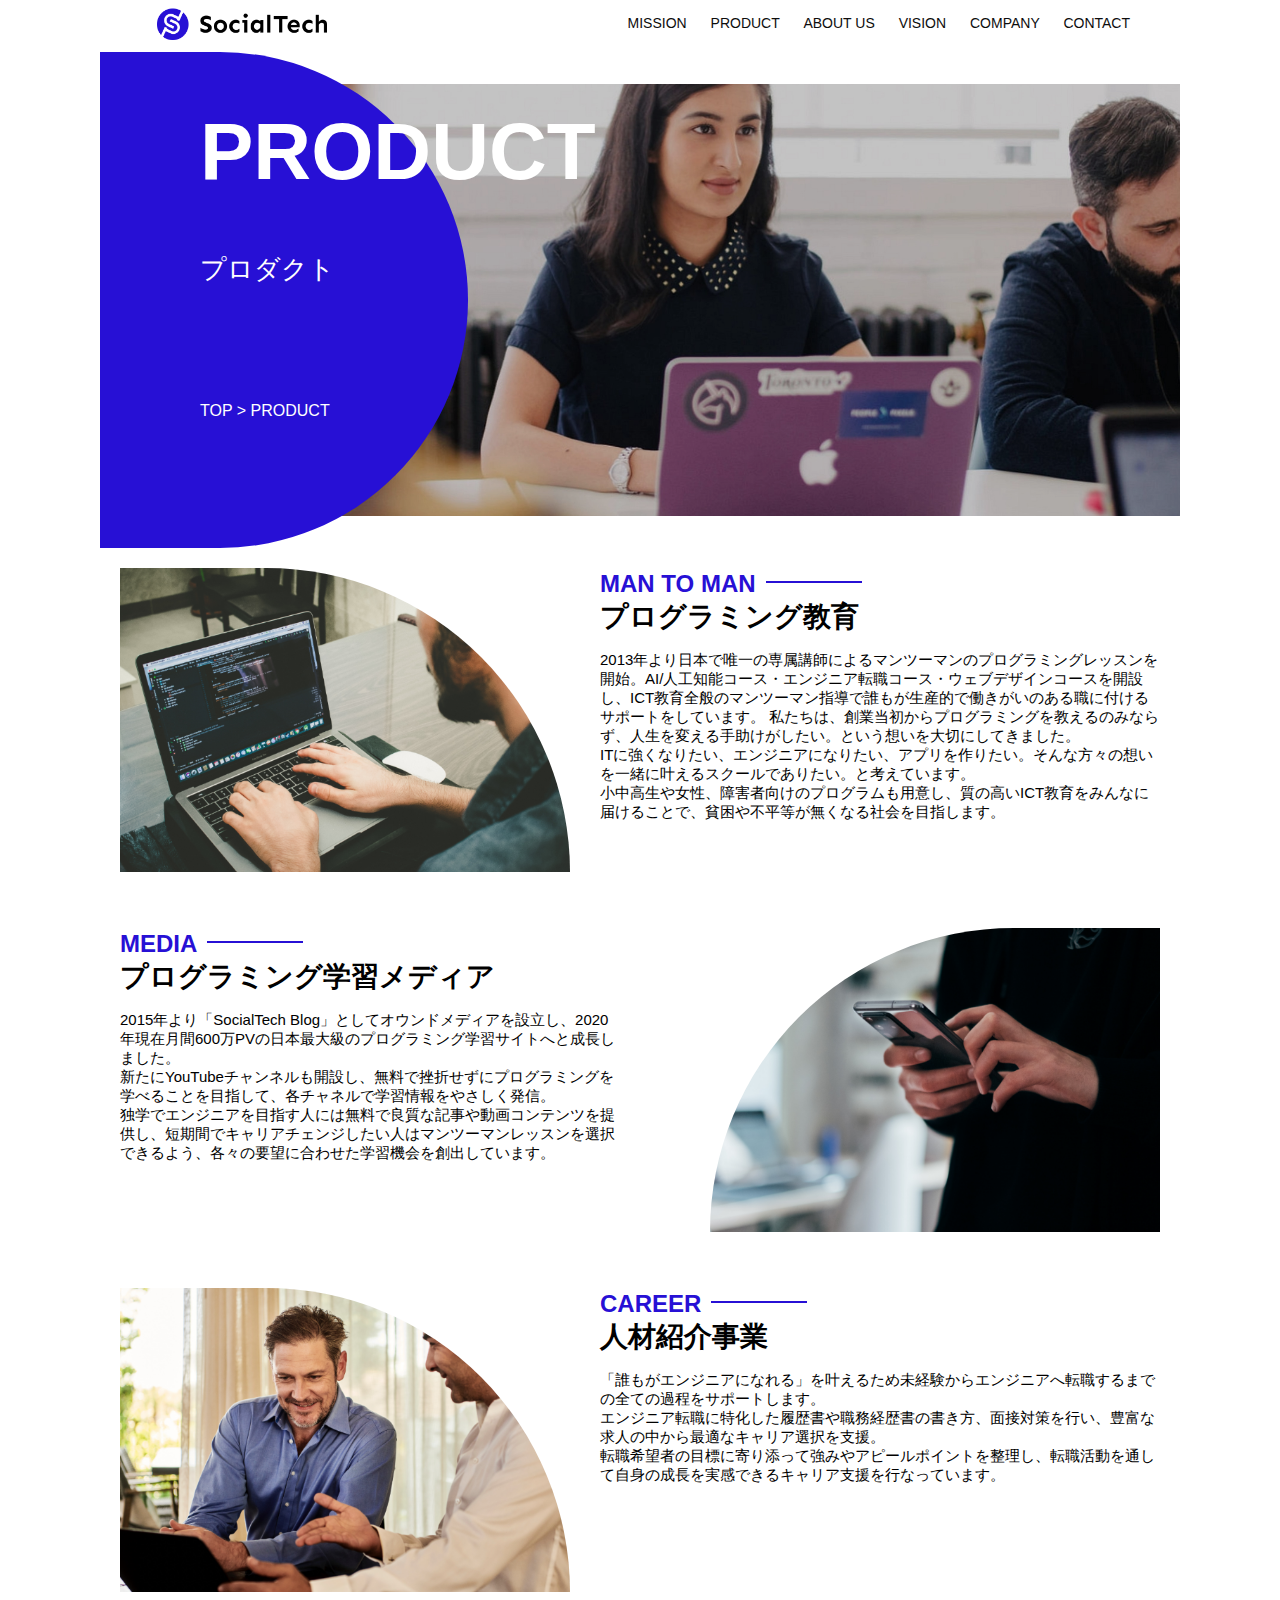
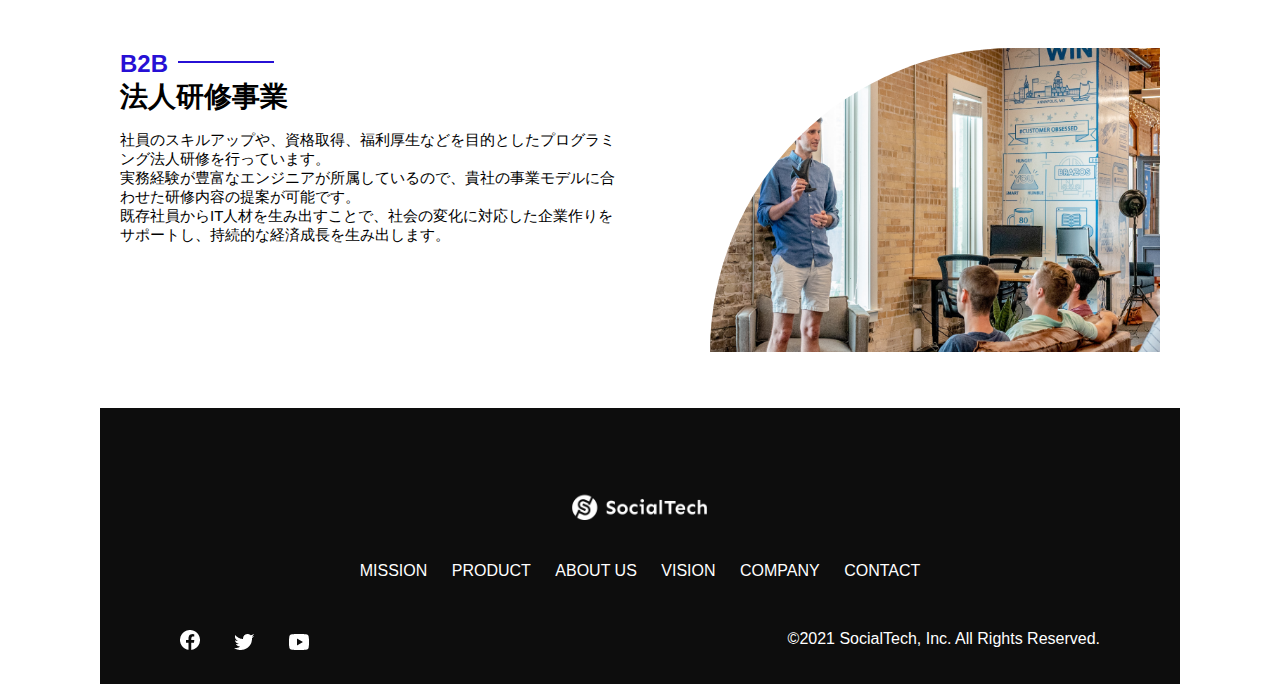
<file: product.html>
<!DOCTYPE html>
<html>
<head>
  <title>SocialTech -PRODUCT プロダクト-</title>
  <meta charset="utf-8">
  <meta description="SocialTechの4つのプロダクトを紹介します">
  <meta name="viewport" content="width=device-width, initial-scale=1.0">
  <link rel="stylesheet" href="style.css">
</head>

<body>
  <!-- ヘッダー -->
  <header>
    <!-- ロゴ -->
    <a href="index.html" id="logo"><img src="images/logo.png" alt="トップページに戻る"></a>

    <!-- PC用ナビゲーション -->
    <nav id="nav-pc">
      <a href="mission.html">MISSION</a>
      <a href="product.html">PRODUCT</a>
      <a href="index.html#aboutus">ABOUT US</a>
      <a href="index.html#vision">VISION</a>
      <a href="index.html#company">COMPANY</a>
      <a href="index.html#contact">CONTACT</a>
    </nav>

    <!-- スマホ用メニューボタン -->
    <img id="menu-sp" src="images/button-menu.png" alt="ナビゲーションを開く" onclick="document.getElementById('nav-sp').style.display = 'block'">

    <!-- スマホ用ナビゲーション -->
    <nav id="nav-sp">
      <img id="close" src="images/button-close.png" alt="ナビゲーションを閉じる" onclick="document.getElementById('nav-sp').style.display = 'none'">
      <a id="logo-sp" href="index.html" onclick="document.getElementById('nav-sp').style.display = 'none'"><img
          src="images/logo-sp.png" alt="トップページに戻る"></a>
      <a class="menu" href="mission.html" onclick="document.getElementById('nav-sp').style.display = 'none'">MISSION</a>
      <a class="menu" href="product.html" onclick="document.getElementById('nav-sp').style.display = 'none'">PRODUCT</a>
      <a class="menu" href="index.html#aboutus" onclick="document.getElementById('nav-sp').style.display = 'none'">ABOUT
        US</a>
      <a class="menu" href="index.html#vision"
        onclick="document.getElementById('nav-sp').style.display = 'none'">VISION</a>
      <a class="menu" href="index.html#company"
        onclick="document.getElementById('nav-sp').style.display = 'none'">COMPANY</a>
      <a class="menu" href="index.html#contact"
        onclick="document.getElementById('nav-sp').style.display = 'none'">CONTACT</a>
      <div id="sns">
        <a href="https://www.facebook.com/sejuku2013"><img src="images/button-facebook.png" alt="Facebookのリンク"></a>
        <a href="https://twitter.com/samuraijuku"><img src="images/button-twitter.png" alt="Twitterのリンク"></a>
        <a href="https://www.youtube.com/channel/UCCFOQO5aDK0xXam4cUQXT8g"><img src="images/button-youtube.png" alt="YouTubeのリンク"></a>
      </div>
    </nav>
  </header>
  <main>
    <article>
      <section id="product-main">
        <div id="product-title">
          <h1>PRODUCT</h1>
          <span>プロダクト</span>
          <div>TOP > PRODUCT</div>
        </div>
      </section>
      <section class="product-section1">
        <img src="images/product/product-mantoman.png" alt="PCでコードを書く男性">
        <div>
          <h2 class="product-h2">MAN TO MAN</h2>
          <h3 class="product-h3">プログラミング教育</h3>
          <p>
            2013年より日本で唯一の専属講師によるマンツーマンのプログラミングレッスンを開始。AI/人工知能コース・エンジニア転職コース・ウェブデザインコースを開設し、ICT教育全般のマンツーマン指導で誰もが生産的で働きがいのある職に付けるサポートをしています。
            私たちは、創業当初からプログラミングを教えるのみならず、人生を変える手助けがしたい。という想いを大切にしてきました。<br>ITに強くなりたい、エンジニアになりたい、アプリを作りたい。そんな方々の想いを一緒に叶えるスクールでありたい。と考えています。<br>小中高生や女性、障害者向けのプログラムも用意し、質の高いICT教育をみんなに届けることで、貧困や不平等が無くなる社会を目指します。
          </p>
        </div>
      </section>
      <section class="product-section2">
        <div>
          <h2 class="product-h2">MEDIA</h2>
          <h3 class="product-h3">プログラミング学習メディア</h3>
          <p>2015年より「SocialTech
            Blog」としてオウンドメディアを設立し、2020年現在月間600万PVの日本最大級のプログラミング学習サイトへと成長しました。<br>新たにYouTubeチャンネルも開設し、無料で挫折せずにプログラミングを学べることを目指して、各チャネルで学習情報をやさしく発信。<br>独学でエンジニアを目指す人には無料で良質な記事や動画コンテンツを提供し、短期間でキャリアチェンジしたい人はマンツーマンレッスンを選択できるよう、各々の要望に合わせた学習機会を創出しています。
          </p>
        </div>
        <img src="images/product/product-media.png" alt="スマートフォンを操作する人">
      </section>
      <section class="product-section1">
        <img src="images/product/product-career.png" alt="笑顔で話し合う2人の男性">
        <div>
          <h2 class="product-h2">CAREER</h2>
          <h3 class="product-h3">人材紹介事業</h3>
          <p>
            「誰もがエンジニアになれる」を叶えるため未経験からエンジニアへ転職するまでの全ての過程をサポートします。<br>エンジニア転職に特化した履歴書や職務経歴書の書き方、面接対策を行い、豊富な求人の中から最適なキャリア選択を支援。<br>転職希望者の目標に寄り添って強みやアピールポイントを整理し、転職活動を通して自身の成長を実感できるキャリア支援を行なっています。<br>
          </p>
        </div>
      </section>
      <section class="product-section2">
        <div>
          <h2 class="product-h2">B2B</h2>
          <h3 class="product-h3">法人研修事業</h3>
          <p>
            社員のスキルアップや、資格取得、福利厚生などを目的としたプログラミング法人研修を行っています。<br>実務経験が豊富なエンジニアが所属しているので、貴社の事業モデルに合わせた研修内容の提案が可能です。<br>既存社員からIT人材を生み出すことで、社会の変化に対応した企業作りをサポートし、持続的な経済成長を生み出します。
          </p>
        </div>
        <img src="images/product/product-b2b.png" alt="講演中の男性とそれを聴く人々">
      </section>
    </article>
    <footer>
      <div id="footer-logo">
        <img src="images/logo-sp.png" alt="SocialTech">
      </div>
      <div id="footer-link">
        <a href="mission.html">MISSION</a>
        <a href="product.html">PRODUCT</a>
        <a href="index.html#aboutus">ABOUT US</a>
        <a href="index.html#vision">VISION</a>
        <a href="index.html#company">COMPANY</a>
        <a href="index.html#contact">CONTACT</a>
      </div>
      <div id="sns-footer">
        <a href="https://www.facebook.com/sejuku2013"><img src="images/button-facebook.png" alt="Facebookのリンク"></a>
        <a href="https://twitter.com/samuraijuku"><img src="images/button-twitter.png" alt="Twitterのリンク"></a>
        <a href="https://www.youtube.com/channel/UCCFOQO5aDK0xXam4cUQXT8g"><img src="images/button-youtube.png" alt="YouTubeのリンク"></a>
        <span id="copyright">&copy;2021 SocialTech, Inc. All Rights Reserved. </span>
      </div>
    </footer>
  </main>
</body>

</html>
</file>
<file: style.css>
body {
    font-family: "Source Sans Pro", "Hiragino Kaku Gothic ProN", Meiryo, Arial, sans-serif;
}
p {
    font-size: 15px;
}
/* PC用スタイル */
@media screen and (min-width: 768px) {
    /* 横幅設定 */
    body {
        max-width: 1080px;
        min-width: 960px;
        margin: 0 auto;
    }
    /* ヘッダー */
    header {
        display: flex;
        justify-content: space-between;
        max-width: 980px;
        margin: 0 auto;
    }
    /* ナビゲーションのレイアウト */
    #nav-pc {
        text-align: right;
        font-size: 14px;
        padding-top: 15px;
    }
    /* ナゲービション装飾 */
    #nav-pc > a {
        text-decoration: none;
        margin-left: 20px;
    }
    #nav-pc > a:link {
        color: #0d0d0d;
    }
    #nav-pc > a:visited {
        color: #0d0d0d;
        text-decoration: underline;
    }
    #nav-pc > a:hover {
        text-decoration: underline;
    }
    #nav-pc > a:active {
        color: #0d0d0d;
    }
    /* スマホ用ナビを非表示 */
    #nav-sp, #menu-sp {
        display: none;
    }
    /* メインビジュアル */
    #main-visual {
        position: relative;
        height: 400px;
    }
    #main-message {
        position: absolute;
        top: 0px;
        left: 0px;
        background-color: #2710d5;
        color: #ffffff;
        border-radius: 0 0 476px 0;
        max-width: 620px;
        height: 100%;
        width: 100%;
        z-index: 11;
    }
    #main-message > h1 {
        font-size: 60px;
        font-weight: bold;
        margin: 100px 0 0 50px;
    }
    #main-message > p {
        font-size: 28px;
        margin: 0 0 0 50px;
    }
    #main-visual > img {
        max-width: 620px;
        border-radius: 476px 0 0 0 ;
        position: absolute;
        top: 0px;
        right: 0px;
        z-index: 10;
    }
    /* 見出し */
    h2 {
        margin: 40px 0 0 0;
    }
    h2::after {
        content: url(images/line.png);
        margin-left: 10px;
    }
    h3 {
        font-size: 27px;
    }
    /* ミッション */
    #mission {
        margin: 80px auto;
        width: 100%;
    }
    #mission-flex {
        width: 100%;
        display: flex;
    }
    #mission-flex > div {
        width: 50%;
        margin: 20px;
    }
    #mission-photo {
        width: 100%;
    }
    #s2dgs {
        margin-top: 50px;
    }
    /* プロダクト */
    #product {
        background-color: #fafafa;
        width: 100%;
        margin: 80px 0;
        padding: 10px 40px 0px 40px;
    }
    /* 外枠 */
    #product > div {
        margin-top: 40px;
        display: flex;
    }
    /* 左のカラム */
    #product-left {
        width: 50%;
        margin-right: 20px;
    }
    /* 右のカラム */
    #product-right {
        width: 50%;
        margin-left: 20px;
        margin-top: 80px;
    }
    /* 画像+説明の枠 */
    #product-left > div {
        position: relative;
        height: 480px;
        margin-right: 20px;
    }
    #product-right > div {
        position: relative;
        height: 480px;
        margin-left: 20px;
    }
    /* 画像 */
    .product-photo {
        width: 100%;
    }
    /* 説明文の枠 */
    .product-explain {
        background-color: #ffffff;
        position: absolute;
        left: o;
        top: 280px;
        margin: 0 40px;
        padding: 20px;
        box-shadow: 5px 5px 10px rgba(0, 0, 0, 0.05);
    }
    /* 説明文の英語 */
    .product-explain > span {
        color: #2710b5;
        font-weight: bold;
        font-size: 16px;
        margin: 0;
    }
    /* 説明文の見出し */
    .product-explain > h3 {
        margin: 5px 0;
    }
    /* 説明文 */
    .product-explain > p {
        margin: 0;
    }
    /* 「もっとみる」ボタン */
    #product-more {
        margin: 0 auto -42px auto;
    }
    /* ABOUT US */
    #aboutus {
        margin: 80px auto;
    }
    /* 3つの組織文化と画像を入れる枠 */
    #aboutus > div {
        display: flex;
    }
    /* 画像 */
    .culture-img {
        width: 100%;
        align-self: flex-start;
    }
    .culture-img2 {
        margin-top: 50px;
        width: 100%;
    }
    /* 3つの組織文化の表 */
    .culture-table {
        max-width: 500px;
        margin-right: 50px;
    }
    /* 番号 */
    .culture-num {
        font-size: 80px;
        color: #2710d5;
        margin: 0 20px 0 0;
    }
    /* 組織文化 en */
    .culture-en {
        color: #2710b5;
        font-weight: bold;
        font-size: 24px;
        display: block;
    }
    /* 組織文化 jp */
    .culture-jp {
        font-size: 28px;
        font-weight: bold;
    }
    /* 説明文 */
    .culture-description {
        margin: 0;
    }
    /* ビジョン */
    #vision {
        margin: 80px auto;
    }
    /* セクション内の外枠 */
    #vision > div {
        width: 100%;
        display: flex;
        justify-content: space-between;
        flex-wrap: wrap;
    }
    /* 7つの行動指針の枠 */
    .vision-box {
        width: 300px;
        height: 300px;
        margin-bottom: 30px;
        position: relative;
    }
    .vision-box > img {
        width: 100%;
        height: auto;
        position: absolute;
        top: 0;
        left: 0%;
        z-index: 30;
    }
    .vision-box > span {
        position: absolute;
        top: 0;
        left: 0;
        z-index: 31;
        margin-right: 20px;
    }
    .vision-box > span > h4 {
        color: #2710b5;
        font-size: 24px;
        margin: 80px 0 0 0;
    }
    .vision-box > span > h4::first-letter {
        font-size: 40px;
    }
    .vision-box > span > h5 {
        font-size: 20px;
        margin: 0 0;
    }
    .vision-box >span > p {
        margin: 10px 0 0 0;
    }
    /* 会社概要 */
    #company {
        margin: 80px 0;
    }
    #company-table {
        width: 100%;
    }
    .tableheader {
        text-align: left;
        padding: 20px;
        border-bottom-color: #2710b5;
        border-bottom-width: 1px;
        border-bottom-style:solid ;
        width: 100px;
    }
    .tableheader-first {
        text-align: left;
        padding: 20px;
        border-bottom-color: #2710b5;
        border-bottom-width: 1px;
        border-bottom-style:solid ;
        border-top-color: #2710d5;
        border-top-width: 1px;
        border-top-style: solid;
        width: 100px;
    }
    .cell {
        padding: 30px;
        border-bottom-color: #ececec;
        border-bottom-width: 1px;
        border-bottom-style: solid;
    }
    .cell-first {
        padding: 30px;
        border-bottom-color: #ececec;
        border-bottom-width: 1px;
        border-bottom-style: solid;
        border-top-color: #ececec;
        border-top-width: 1px;
        border-top-style: solid;
    }
    #company > iframe {
        width: 100%;
        height: 368px;
        margin-top: 40px;
    }
    /* お問い合わせ */
    #contact {
        margin: 80px auto;
    }
    #contact > form > div {
        display: flex;
        flex-direction: row;
        flex-wrap: wrap;
        padding-bottom: 30px;
    }
    /* 左列の見出し */
    .contact-heading {
        width: 240px;
        align-self: center;
    }
    /* 見出しのラベル */
    .contact-label {
        font-weight: bold;
    }
    .contact-span {
        color: #ce2222;
        margin: 0 0 0 20px;
        font-weight: bold;
    }
    /* テキストボックス */
    .contact-textbox {
        border-top: 0;
        border-left: 0;
        border-right: 0;
        border-bottom-width: 1px;
        border-bottom-color: #707070;
        border-bottom-style: solid;
        background-color: #fafafa;
        width: 400px;
        height: 56px;
    }
    /* お問い合わせ内容のテキストエリア */
    .contact-textarea {
        border-top: 0;
        border-left: 0;
        border-right: 0;
        border-bottom-width: 1px;
        border-bottom-color: #707070;
        border-bottom-style: solid;
        background-color: #fafafa;
        width: 400px;
        height: 200px;
    }
    /* 個人情報の取り扱い */
    details {
        width: 700px;
    }
    details > div {
        background-color: #fafafa;
        padding: 20px;
    }
    details > div > span {
        font-weight: bold;
    }
    /* フッター */
    footer {
        background-color: #0d0d0d;
        text-align: center;
        padding: 80px 80px 30px 80px;
    }
    #footer-logo {
        margin-bottom: 30px;
    }
    /* ハイパーリンク */
    #footer-link {
        margin-bottom: 50px;
    }
    #footer-link > a {
        text-decoration: none;
        margin: 10px;
    }
    #footer-link > a:link {
        color: #ffffff;
    }
    #footer-link > a:visited {
        color: #ffffff;
    }
    #footer-link > a:hover {
        color: #ffffff;
        text-decoration: underline;
    }
    #footer-link > a:active {
        color: #ffffff;
    }
    /* SNSロゴ、コピーライト */
    #sns-footer {
        text-align: left;
        width: 100%;
    }
    #sns-footer > a {
        margin-right: 30px;
    }
    #copyright {
        color: #ffffff;
        float: right;
    }
    /* mission.html用スタイル */
    /* ミッションのメインビジュアル */
    #mission-main {
        height: 496px;
        width: 100%;
        background-image: url("images/mission/mission-main.png");
        background-repeat: no-repeat;
        background-position-y: center;
    }
    #mission-title {
        background-color: #2710d5;
        width: 368px;
        color: #ffffff;
        height: 496px;
        border-radius: 0 248px 248px 0;
        position: relative;
    }
    #mission-title > h1 {
        position: absolute;
        top: 0;
        left: 100px;
        font-size: 80px;
    }
    #mission-title > span {
        position: absolute;
        top: 200px;
        left: 100px;
        font-size: 26px;
    }
    #mission-title > div {
        position: absolute;
        top: 350px;
        left: 100px;
        font-size: 16px;
    }
    /* S2DGｓ */
    #mission-s2dgs {
        width: 100%;
        margin: 20px;
    }
      .mission-h2 {
        color: #2710d5;
        font-size: 40px;
    }
    .mission-h2::after {
        content: none;
    }
    /* 5Goals */
    #mission-5goals {
        margin: 20px;
        display: flex;
    }
      #mission-5goals > div {
        flex-grow: 1;
        padding: 20px;
    }
    #mission-5goals > div > div {
        margin-bottom: 40px;
    }
    .fivegoals-image-right {
        float: right;
        margin: 20px;
    }
    .fivegoals-image-left {
        float: left;
        margin: 20px;
    }
    .fivegoals-number {
        color: #2710d5;
        font-size: 48px;
        margin: 0;
    }
      .fivegoals-h3 {
        font-size: 28px;
        font-weight: bold;
        margin: 0;
    }
      .fivegoals-p {
        margin: 0;
    }
    /* プロダクトページ */
    #product-main {
        height: 496px;
        width: 100%;
        background-image: url("images/product/product-main.png");
        background-repeat: no-repeat;
        background-position-y: center;
    }
    #product-title {
        background-color: #2710d5;
        width: 368px;
        color: #ffffff;
        height: 496px;
        border-radius: 0 248px 248px 0;
        position: relative;
    }
    #product-title > h1 {
        position: absolute;
        top: 0;
        left: 100px;
        font-size: 80px;
    }
    #product-title > span {
        position: absolute;
        top: 200px;
        left: 100px;
        font-size: 26px;
    }
    #product-title > div {
        position: absolute;
        top: 350px;
        left: 100px;
        font-size: 16px;
    }
    /* セクション1 */
    .product-section1 {
        position: relative;
        margin: 20px;
        height: 340px;
    }
    .product-section1 > img {
        position: absolute;
        top: 0;
        left: 0;
        width: 450px;
        margin: 0 40px 30px 0;
        border-radius: 0 432px 0 0;
    }
    .product-section1 > div {
        position: absolute;
        top: 0;
        left: 480px;
    }
    /* セクション2 */
    .product-section2 {
        position: relative;
        margin: 20px;
        height: 340px;
    }
    .product-section2 > img {
        position: absolute;
        top: 0;
        right: 0;
        width: 450px;
        margin: 0 0 30px 40px;
        border-radius: 432px 0 0 0;
    }
    .product-section2 > div {
        width: 500px;
        position: absolute;
        top: 0;
        left: 0;
    }
    .product-h2 {
        color: #2710d5;
        font-size: 24px;
        margin: 0;
    }
    .product-h3 {
        font-size: 28px;
        margin: 0;
    }
}
/* スマートフォン用のスタイル */
@media screen and (max-width: 767px) {
    body {
        min-width: 375px;
        margin: 0;
    }
    /* PC用ナビゲーション非表示 */
    #nav-pc {
        display: none;
    }
    /* ハンバーガーメニュー */
    #menu-sp {
        float: right;
        padding: 0;
    }
    /* スマホ用ナビゲーションの表示切替 */
    /* 初期状態、レイアウトと非表示設定 */
    #nav-sp {
        background-color: #2710d5;
        position: absolute;
        left: 0;
        top: 0;
        height: 100%;
        width: 100%;
        display: none;
        z-index: 100;
    }
    /* ×ボタン */
    #close {
        position: absolute;
        top: 20px;
        right: 20px;
    }
    /* ナビゲーションメニュー用ロゴ */
    #logo-sp {
        margin: 80px 0 30px 20px;
    }
    /* ナビゲーションのリンクの装飾設定 */
    #nav-sp > a {
        display: block;
    }
    #nav-sp > a:link {
        color: #ffffff;
    }
    #nav-sp > a:visited {
        color: #ffffff;
    }
    #nav-sp > a:hover {
        color: #ffffff;
        text-decoration: underline;
    }
    #nav-sp > a:active {
        color: #ffffff;
    }
    #nav-sp > .menu {
        text-decoration: none;
        display: block;
        margin: 0 20px;
        height: 44px;
        font-size: 16px;
        background-image: url(images/arrow.png);
        background-repeat: no-repeat;
        background-position: right top;
    }
    #sns {
        position: absolute;
        bottom: 20px;
        left: 20px;
    }
    #sns > a {
        margin-right: 30px;
    }
    /* メインビジュアル */
    #main-visual {
        position: relative;
        height: 470px;
        width: 100%;
        overflow: hidden;
    }
    #main-visual > div {
        position: absolute;
        top: 0;
        left: 0;
        background-color: #2710d5;
        color: white;
        border-radius: 0 0 476px 0;
        text-align: center;
        height: 280px;
        width: 100%;
        z-index: 11;
    }
    #main-visual > div > h1 {
        font-size: 28px;
        margin: 90px 0 0 0;
    }
    #main-visual > div > p {
        margin: 0;
    }
    #main-visual > img {
        width: 100%;
        border-radius: 476px 0 0 0 ;
        z-index: 10;
        position: absolute;
        bottom: 0;
        right: 0;
    }
    /* 見出し */
    h2::after {
        content: url("images/line.png");
        margin-left: 10px;
    }
    h3 {
        font-size: 24px;
        margin: 10px 0 0 0;
    }
    /* ミッション */
    #mission {
        margin: 20px;
    }
    #mission-photo {
        width: 100%;
    }
    #s2dgs {
        width: 100%;
    }
    /* プロダクト */
    #product {
        background-color: #fafafa;
        padding-top: 10px;
    }
    #product h2 {
        margin: 20px;
    }
    /* 外枠 */
    /* 左右のカラム　スマホは館並び */
    #product-left, #product-right {
        margin-left: 20px;
        margin-right: 20px;
    }
    /* 画像＋説明の枠 */
    #product-left > div, #product-right > div {
        position: relative;
        height: 540px;
    }
    /* 説明文の枠 */
    .product-explain {
        background-color: #ffffff;
        position: absolute;
        left: 0;
        bottom: 50px;
        padding: 20px;
        box-shadow: 100% 10px rgba(0, 0, 0, 0.05);
    }
    .product-explain > span {
        color: #2710d5;
        font-weight: bold;
        font-size: 16px;
        margin: 0px;
    }
    .product-explain > h3 {
        margin: 10px 0;
    }
    /* 画像 */
    .product-photo {
        width: 100%;
    }
    #product-more > img {
        margin: 0 0 -42px 20px;
    }
    /* ABOUT US */
    #aboutus {
        margin: 80px 20px;
    }
    #aboutus > div {
        display: flex;
        flex-direction: column;
    }
    .culture-table {
        width: 100%;
        padding-right: 20px;
        order: 2;
    }
    .culture-img {
        width: 100%;
        order: 1;
    }
    .culture-img2 {
        width: 100%;
    }
    /* 番号 */
    .culture-num {
        font-size: 80px;
        color: #2710d5;
    }
    .culture-en {
        color: #2710d5;
        font-weight: bold;
        font-size: 24px;
        display: block;
    }
    .culture-jp {
        display: block;
    }
    .culture-description {
        margin: 0;
    }
    /* ビジョン */
    #vision {
        margin: 80px 20px;
    }
    .vision-box {
        width: 300px;
        height: 300px;
        margin-bottom: 30px;
        position: relative;
    }
    .vision-box > img {
        width: 100%;
        height: auto;
        position: absolute;
        top: 0;
        left: 0;
        z-index: 30;
    }
    .vision-box > span {
        position: absolute;
        top: 0;
        left: 0;
        z-index: 31;
        margin-right: 20px;
    }
    .vision-box > span > h4 {
        color: #2710d5;
        font-size: 24px;
        margin: 60px 0 0 0;
    }
    .vision-box > span > h5 {
        font-size: 20px;
        margin: 0;
    }
    .vision-box > span > p {
        margin: 10px 0 0 0;
    }
    /* 会社概要 */
    #company {
        margin: 0 20px 0 20px;
    }
    
      #company > h3 {
        margin-bottom: 20px;
    }
    #company > table {
        width: 100%;
    }
    
    .tableheader-first {
        text-align: left;
        padding: 20px;
        border-bottom-color: #2710d5;
        border-bottom-width: 1px;
        border-bottom-style: solid;
        border-top-color: #2710d5;
        border-top-width: 1px;
        border-top-style: solid;
        width: 50px;
    }
    .tableheader {
        text-align: left;
        padding: 20px;
        border-bottom-color: #2710d5;
        border-bottom-width: 1px;
        border-bottom-style: solid;
        width: 50px;
    }
    
    .cell {
        padding: 20px;
        border-bottom-color: #ececec;
        border-bottom-width: 1px;
        border-bottom-style: solid;
    }
    .cell-first {
        padding: 20px;
        border-bottom-color: #ececec;
        border-bottom-width: 1px;
        border-bottom-style: solid;
        border-top-color: #ececec;
        border-top-width: 1px;
        border-top-style: solid;
    }
    
    #company > iframe {
        width: 100%;
        height: 240px;
        margin: 40px 0 0 0;
    }
    /* お問い合わせ */
   #contact {
    margin: 80px 20px 80px 20px;
    }
    #contact > h3 {
    margin-bottom: 20px;
    }
    #contact > form > div {
    margin-bottom: 20px;
    }
    .contact-heading {
    margin-bottom: 20px;
    }
    /* ラベル */
    .contact-label {
        width: 200px;
        font-weight: bold;
    }
    /* 必須 */
    .contact-span {
        color: #ce2222;
        margin: 0 0 0 20px;
        font-weight: bold;
    }
    .contact-textbox {
        height: 56px;
        border-top: 0;
        border-left: 0;
        border-right: 0;
        background-color: #fafafa;
        border-bottom-color: #707070;
        border-bottom-width: 1px;
        border-style: solid;
        min-width: 300px;
        width: 100%;
    }
    .contact-textarea {
        height: 150px;
        border-top: 0;
        border-left: 0;
        border-right: 0;
        background-color: #fafafa;
        width: 100%;
    }
    .radiobutton {
        margin-bottom: 20px;
    }
    .radiobutton + label::after {
        content: "\A";
        white-space: pre;
    }
    /* フッター */
    footer {
    background-color: #0d0d0d;
    padding: 30px 20px 50px 20px;
    }
    #footer-logo {
    margin-bottom: 30px;
    }
    #footer-link {
        margin-bottom: 50px;
    }
    #footer-link > a {
        text-decoration: none;
        margin: 0 20px 30px 0;
        display: block;
        background-image: url("images/arrow.png");
        background-repeat: no-repeat;
        background-position: right top;
    }
    #footer-link > a:link {
        color: #ffffff;
    }
    #footer-link > a:visited {
        color: #ffffff;
    }
    #footer-link > a:hover {
        color: #ffffff;
        text-decoration: underline;
    }
    #footer-link > a:active {
        color: #ffffff;
    }
    #sns-footer {
        display: block;
        width: 100%;
    }
    #sns-footer > a {
        margin-right: 30px;
    }
    #copyright {
        font-size: 12px;
        display: block;
        margin-top: 30px;
        color: #ffffff;
    }
    /* mission.html用スタイル */
    /* ミッションのメインビジュアル */
    #mission-main {
        height: 256px;
        width: 100%;
        background-image: url("images/mission/mission-main.png");
        background-repeat: no-repeat;
        background-position-y: center;
        background-size: auto 208px;
    }
    #mission-title {
        background-color: #2710d5;
        width: 136px;
        color: #ffffff;
        height: 256px;
        border-radius: 0 248px 248px 0;
        position: relative;
    }
    #mission-title > h1 {
        position: absolute;
        top: 0;
        left: 20px;
        font-size: 40px;
    }
    #mission-title > span {
        position: absolute;
        top: 110px;
        left: 20px;
        font-size: 18px;
    }
    #mission-title > div {
        position: absolute;
        top: 180px;
        left: 20px;
        font-size: 13px;
    }
    /* ミッションページ　S2DGSの設定 */
    #mission-s2dgs {
        margin: 20px;
    }
    .mission-h2 {
        color: #2710d5;
        font-size: 38px;
        margin: 0px;
    }
    .mission-h2::after {
        content: none;
    }
    #mission-s2dgs > img {
        width: 100%;
    }
    /* ミッションページ　5Goalsの設定 */
    #mission-s2dgs > img {
        width: 100%;
    }
    #mission-5goals {
        margin: 20px;
    }
    #mission-5goals > div > div {
        margin-bottom: 40px;
    }
    #s2dgs-image {
        width: 100%;
    }
    .fivegoals-image-right {
        margin: 20px auto 20px auto;
        display: block;
    }
    .fivegoals-image-left {
        margin: 20px auto 20px auto;
        display: block;
    }
    .fivegoals-number {
        color: #2710d5;
        font-size: 48px;
        margin: 0;
    }
    .fivegoals-h3 {
        font-size: 28px;
        margin: 0;
    }
    .fivegoals-p {
        margin: 0;
    }
    /* プロダクトページ */
    #product-main {
        height: 256px;
        width: 100%;
        background-image: url("images/product/product-main.png");
        background-repeat: no-repeat;
        background-position-y: center;
        background-size: auto 208px;
    }
    #product-title {
        background-color: #2710d5;
        width: 136px;
        color: #ffffff;
        height: 256px;
        border-radius: 0 248px 248px 0;
        position: relative;
    }
    #product-title > h1 {
        position: absolute;
        top: 0;
        left: 20px;
        font-size: 40px;
    }
    #product-title > span {
        position: absolute;
        top: 110px;
        left: 20px;
        font-size: 18px;
    }
    #product-title > div {
        position: absolute;
        top: 180px;
        left: 20px;
        font-size: 13px;
    }
    /* プロダクトセクション */
    .product-section1 {
        margin: 20px;
    }
    .product-section1 > img {
        width: 100%;
        border-radius: 0 300px 0 0;
    }
    .product-section2 {
        margin: 20px;
        display: flex;
        flex-direction: column;
    }
      .product-section2 > img {
        order: 1;
        width: 100%;
        border-radius: 300px 0 0 0;
    }
      .product-section2 > div {
        order: 2;
    }
}
</file>
